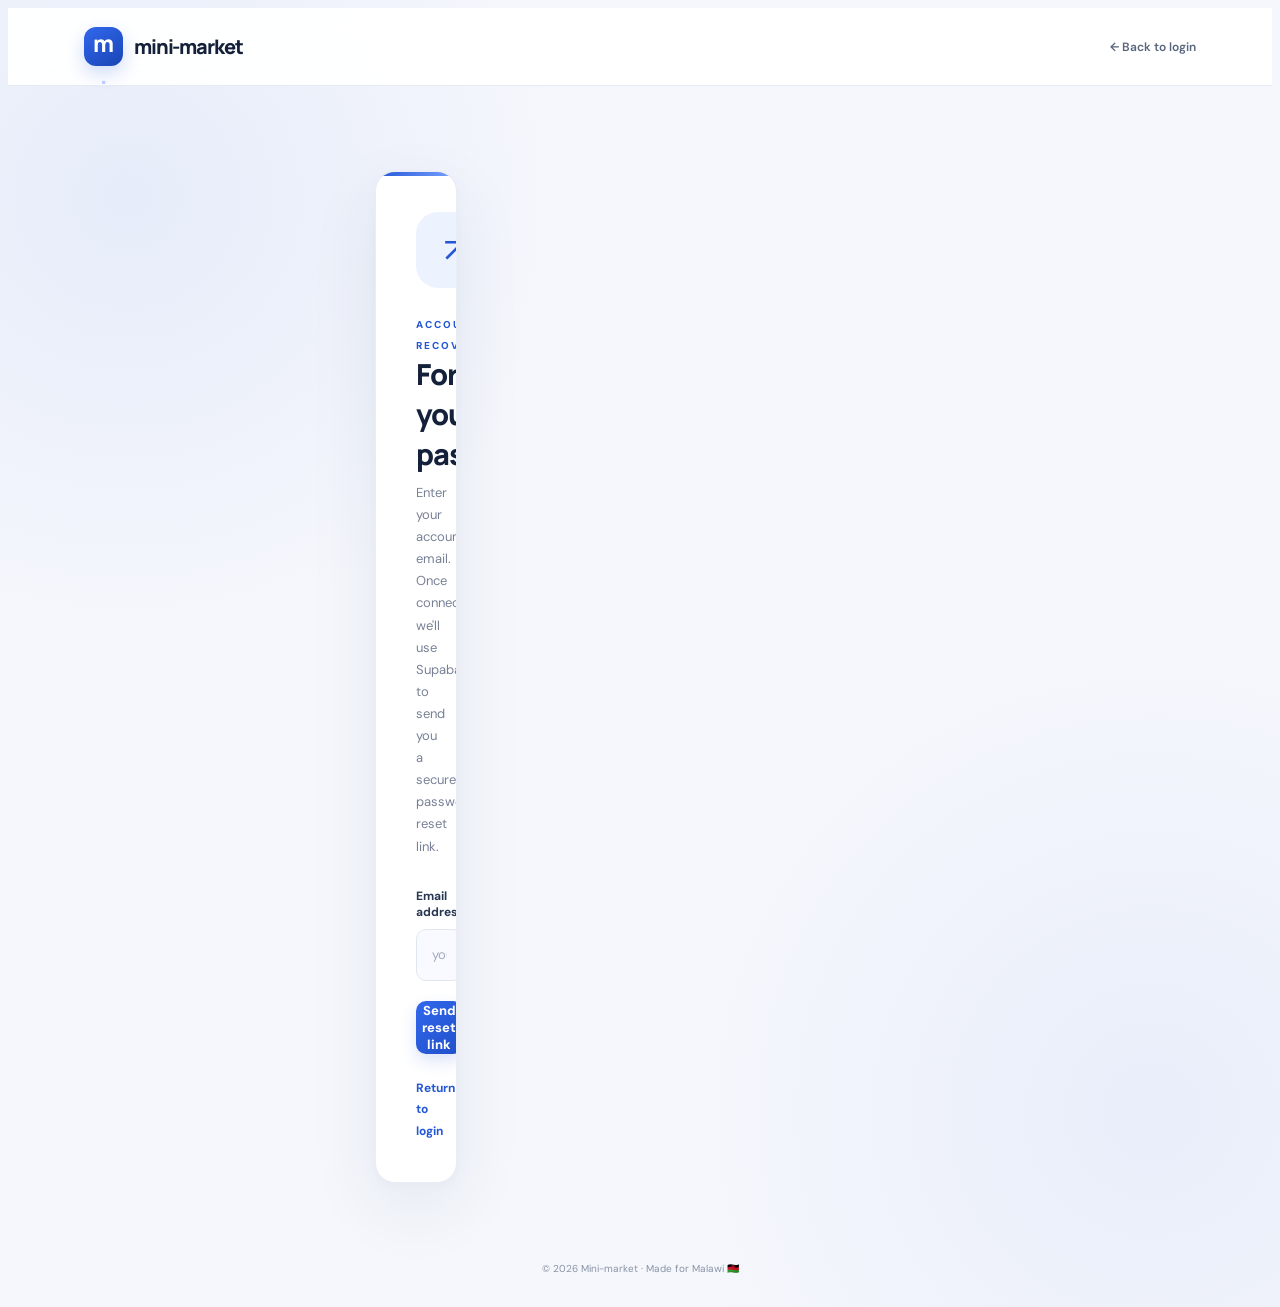
<file: frontend/forgot-password.html>
<!DOCTYPE html>
<html lang="en">
<head>
  <meta charset="UTF-8">
  <meta name="viewport" content="width=device-width, initial-scale=1">
  <title>Reset password | Mini-market</title>
  <link href="https://fonts.googleapis.com/css2?family=DM+Sans:wght@400;500;600;700;800&family=Manrope:wght@400;500;600;700;800&display=swap" rel="stylesheet">
  <link rel="stylesheet" href="css/auth.css">
</head>
<body class="auth-page">
  <header class="auth-topbar">
    <a href="index.html" class="auth-brand">
      <span class="auth-brand-symbol">m<span>.</span></span>
      mini-market
    </a>
    <a href="login.html" class="auth-back">← Back to login</a>
  </header>

  <main class="auth-layout auth-wide">
    <section class="auth-card">
      <div class="auth-verification-icon">↗</div>
      <span class="auth-eyebrow">ACCOUNT RECOVERY</span>
      <h2>Forgot your password?</h2>
      <p class="auth-card-subtitle">Enter your account email. Once connected, we'll use Supabase to send you a secure password reset link.</p>

      <form class="auth-form" data-auth-form="forgot">
        <div class="auth-field">
          <label for="email">Email address</label>
          <input id="email" name="email" type="email" placeholder="you@example.com" autocomplete="email" required>
        </div>
        <div class="auth-message" role="status" aria-live="polite"></div>
        <button class="auth-submit" type="submit">Send reset link</button>
      </form>

      <p class="auth-switch"><a href="login.html">Return to login</a></p>
    </section>
  </main>

  <footer class="auth-footer">© <span id="year"></span> Mini-market · Made for Malawi 🇲🇼</footer>
  <script src="js/auth.js"></script>
</body>
</html>
</file>
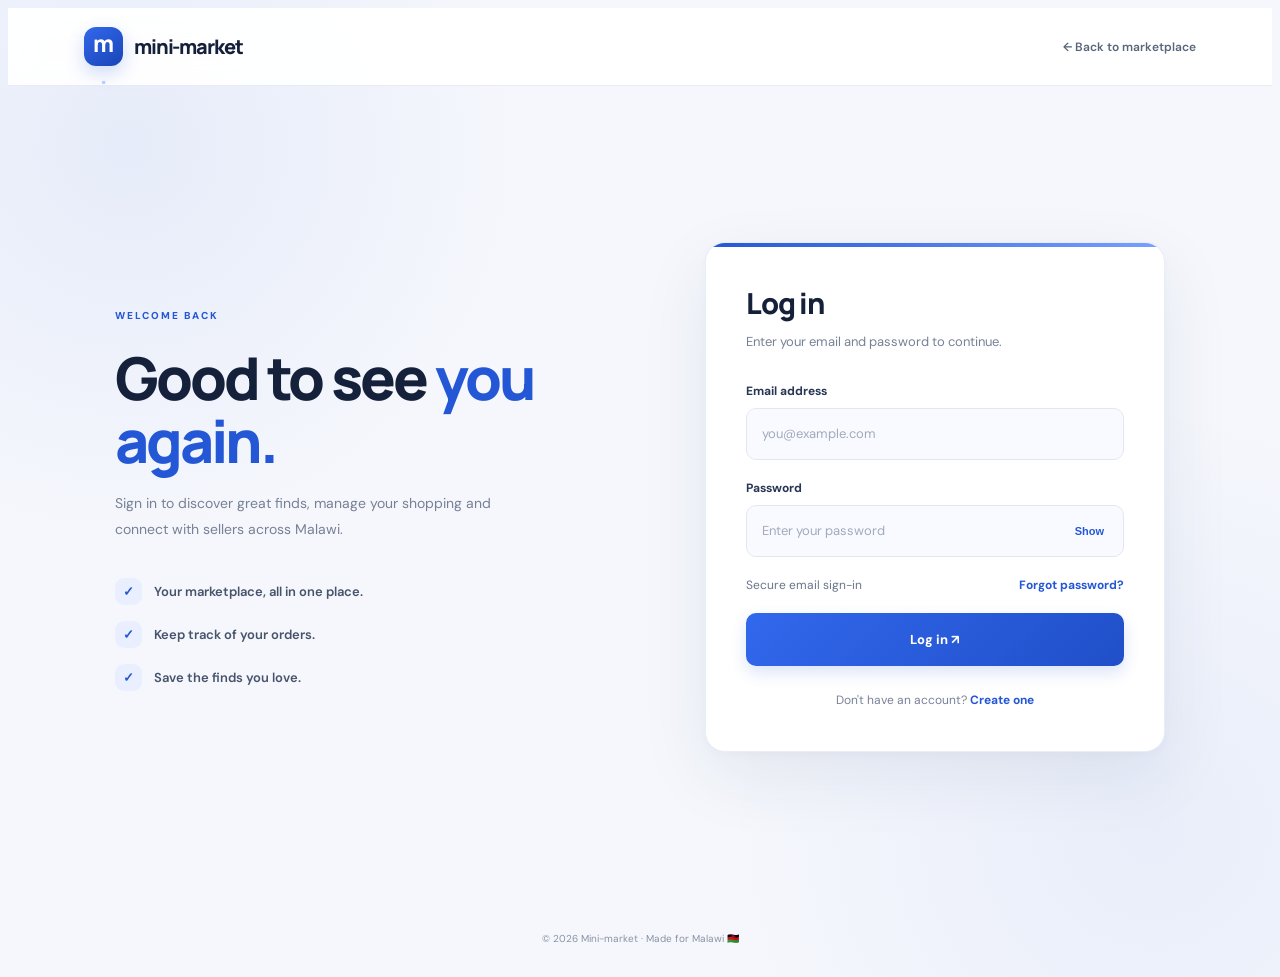
<file: frontend/login.html>
<!DOCTYPE html>
<html lang="en">
<head>
  <meta charset="UTF-8">
  <meta name="viewport" content="width=device-width, initial-scale=1">
  <meta name="description" content="Log in to your Mini-market account.">
  <meta name="theme-color" content="#f5f7fc">
  <title>Log in | Mini-market</title>
  <link href="https://fonts.googleapis.com/css2?family=DM+Sans:wght@400;500;600;700;800&family=Manrope:wght@400;500;600;700;800&display=swap" rel="stylesheet">
  <link rel="stylesheet" href="css/auth.css">
</head>
<body class="auth-page">
  <header class="auth-topbar">
    <a href="index.html" class="auth-brand">
      <span class="auth-brand-symbol">m<span>.</span></span>
      mini-market
    </a>
    <a href="index.html" class="auth-back">← Back to marketplace</a>
  </header>

  <main class="auth-layout">
    <section class="auth-intro">
      <span class="auth-eyebrow">WELCOME BACK</span>
      <h1>Good to see <span>you again.</span></h1>
      <p>Sign in to discover great finds, manage your shopping and connect with sellers across Malawi.</p>
      <div class="auth-points">
        <div class="auth-point"><span class="auth-check">✓</span> Your marketplace, all in one place.</div>
        <div class="auth-point"><span class="auth-check">✓</span> Keep track of your orders.</div>
        <div class="auth-point"><span class="auth-check">✓</span> Save the finds you love.</div>
      </div>
    </section>

    <section class="auth-card">
      <h2>Log in</h2>
      <p class="auth-card-subtitle">Enter your email and password to continue.</p>

      <form class="auth-form" data-auth-form="login">
        <div class="auth-field">
          <label for="email">Email address</label>
          <input id="email" name="email" type="email" placeholder="you@example.com" autocomplete="email" required>
        </div>

        <div class="auth-field">
          <label for="password">Password</label>
          <div class="auth-password-wrap">
            <input id="password" name="password" type="password" placeholder="Enter your password" autocomplete="current-password" required>
            <button type="button" class="auth-password-toggle" data-password-toggle="password">Show</button>
          </div>
        </div>

        <div class="auth-options">
          <span>Secure email sign-in</span>
          <a href="forgot-password.html">Forgot password?</a>
        </div>

        <div class="auth-message" role="status" aria-live="polite"></div>
        <button class="auth-submit" type="submit">Log in <span>↗</span></button>
      </form>

      <p class="auth-switch">Don't have an account? <a href="register.html">Create one</a></p>
    </section>
  </main>

  <footer class="auth-footer">© <span id="year"></span> Mini-market · Made for Malawi 🇲🇼</footer>
  <script src="js/auth.js"></script>
</body>
</html>
</file>
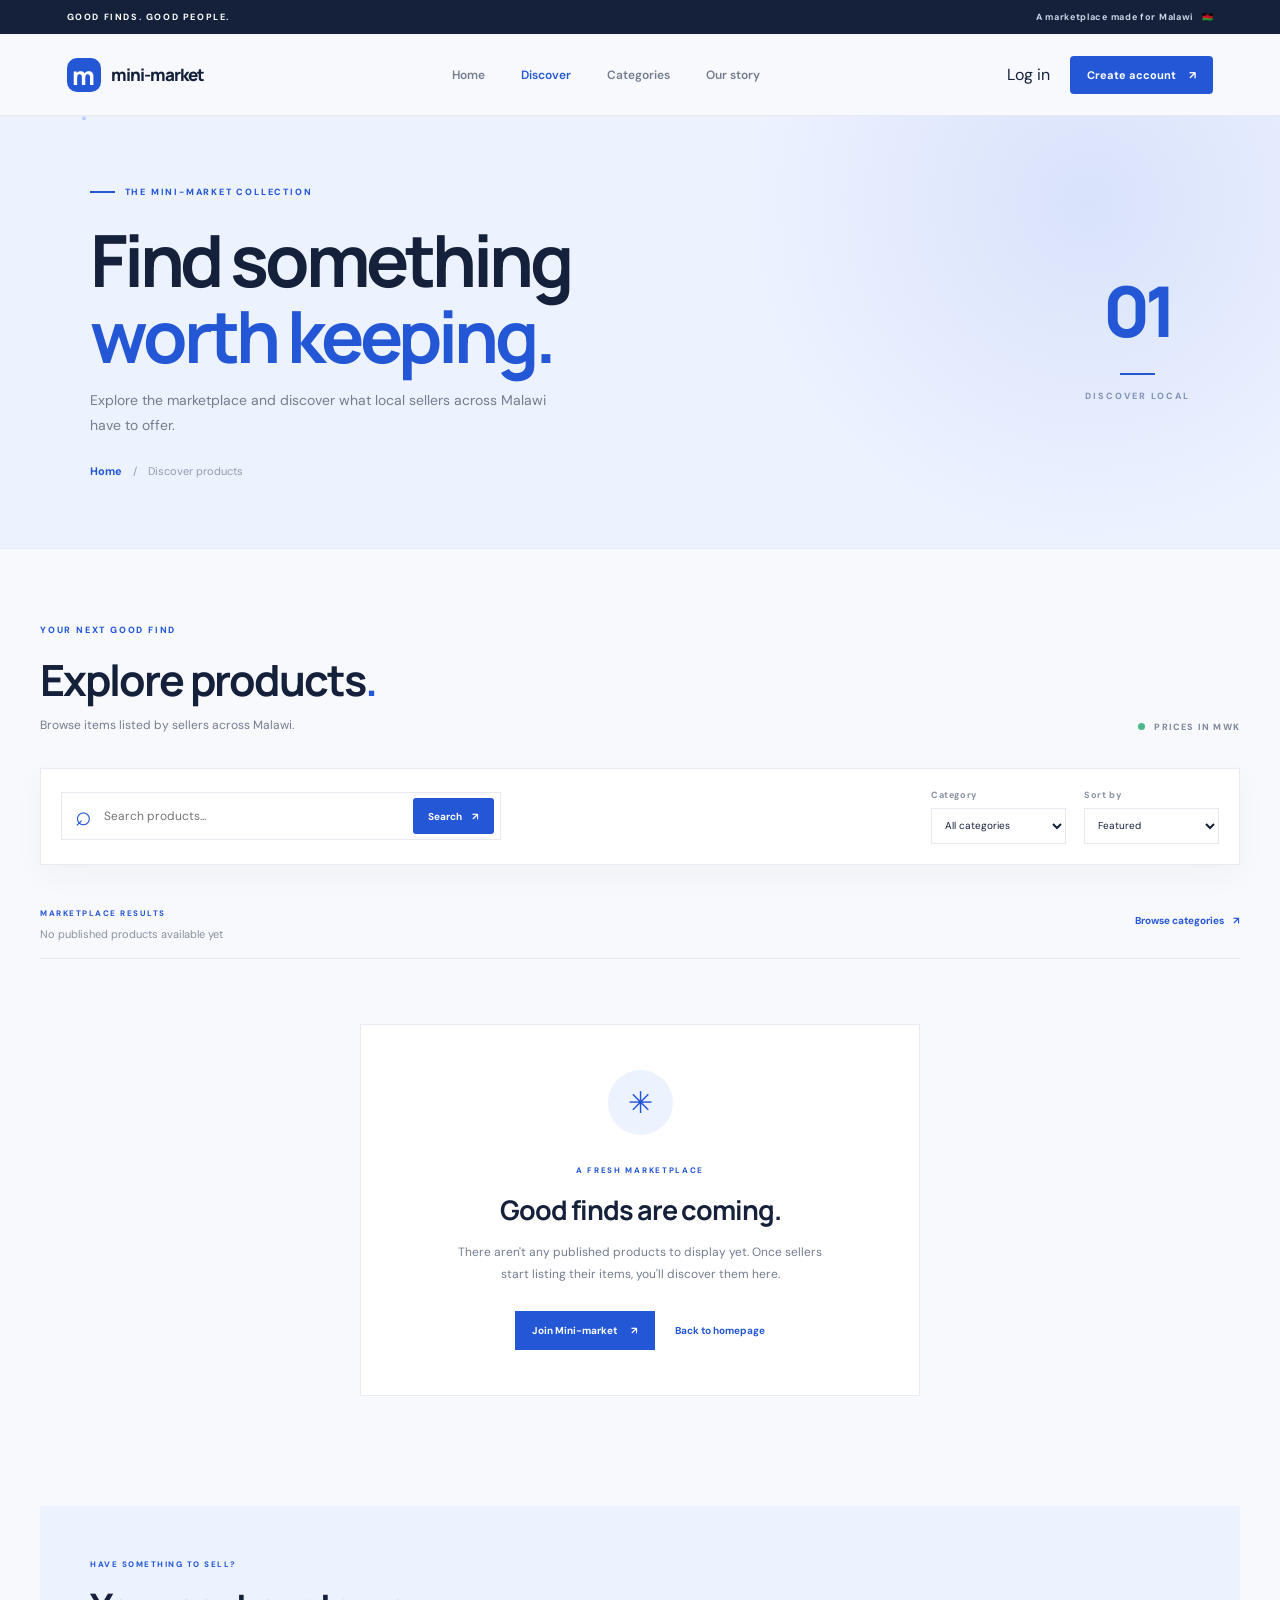
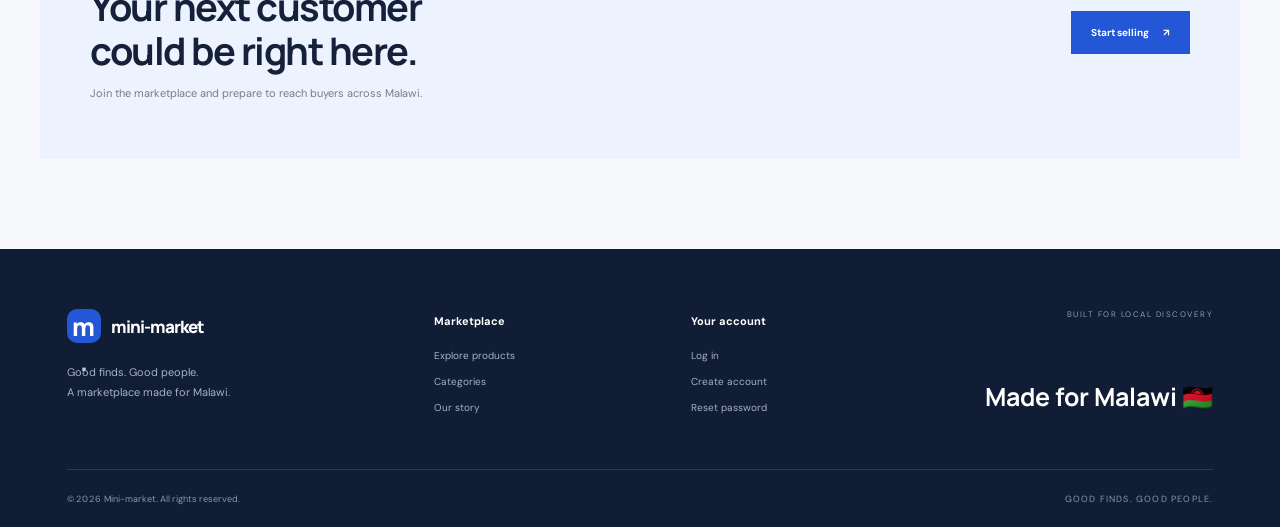
<file: frontend/products.html>
<!DOCTYPE html>
<html lang="en">
<head>
  <meta charset="UTF-8">
  <meta name="viewport" content="width=device-width, initial-scale=1.0">
  <meta name="theme-color" content="#f8f9fc">
  <meta name="description" content="Explore products and discover local sellers across Malawi on Mini-market.">
  <meta property="og:type" content="website">
  <meta property="og:site_name" content="Mini-market">
  <meta property="og:title" content="Explore products | Mini-market">
  <meta property="og:description" content="Discover great finds from local sellers across Malawi.">
  <title>Explore products | Mini-market</title>

  <link rel="preconnect" href="https://fonts.googleapis.com">
  <link rel="preconnect" href="https://fonts.gstatic.com" crossorigin>
  <link href="https://fonts.googleapis.com/css2?family=DM+Sans:wght@400;500;600;700;800&family=Manrope:wght@400;500;600;700;800&display=swap" rel="stylesheet">

  <link rel="stylesheet" href="css/style.css">
  <link rel="stylesheet" href="css/products.css">
</head>

<body>

  <div class="topline">
    <span>GOOD FINDS. GOOD PEOPLE.</span>
    <span class="topline-right">A marketplace made for Malawi <span class="flag">🇲🇼</span></span>
  </div>

  <header class="site-header">
    <a href="index.html" class="wordmark" aria-label="Mini-market home">
      <span class="brand-symbol">m<span>.</span></span>
      <span class="brand-name">mini-market</span>
    </a>

    <nav class="desktop-nav" aria-label="Main navigation">
      <a class="nav-link" href="index.html">Home</a>
      <a class="nav-link active" href="products.html">Discover</a>
      <a class="nav-link" href="categories.html">Categories</a>
      <a class="nav-link" href="index.html#about">Our story</a>
    </nav>

    <div class="header-actions">
      <a href="login.html" class="account-link">Log in</a>
      <a href="register.html" class="sell-button">Create account <span>↗</span></a>
      <button class="menu-toggle" id="menuToggle" aria-label="Open menu" aria-expanded="false">☰</button>
    </div>
  </header>

  <nav class="mobile-nav" id="mobileNav" aria-label="Mobile navigation">
    <a href="index.html">Home</a>
    <a href="products.html">Discover</a>
    <a href="categories.html">Categories</a>
    <a href="index.html#about">Our story</a>
    <a href="login.html">Log in</a>
    <a href="register.html">Create an account</a>
  </nav>

  <main class="products-page">

    <section class="products-hero">
      <div class="products-hero-inner">
        <div class="eyebrow">
          <span class="eyebrow-line"></span>
          THE MINI-MARKET COLLECTION
        </div>

        <h1>Find something<br><span>worth keeping.</span></h1>

        <p>
          Explore the marketplace and discover what local sellers
          across Malawi have to offer.
        </p>

        <div class="products-breadcrumb">
          <a href="index.html">Home</a>
          <span>/</span>
          <span>Discover products</span>
        </div>
      </div>

      <div class="products-hero-side">
        <span class="hero-side-number">01</span>
        <span class="hero-side-line"></span>
        <span>DISCOVER LOCAL</span>
      </div>
    </section>

    <section class="products-content section-wrap">

      <div class="products-heading">
        <div>
          <div class="eyebrow">YOUR NEXT GOOD FIND</div>
          <h2>Explore products<span>.</span></h2>
          <p>Browse items listed by sellers across Malawi.</p>
        </div>

        <div class="products-currency">
          <span class="currency-dot"></span>
          PRICES IN MWK
        </div>
      </div>

      <div class="marketplace-toolbar">

        <form class="products-search" id="productsSearchForm">
          <span class="search-icon">⌕</span>
          <input
            type="search"
            id="productsSearch"
            name="q"
            placeholder="Search products..."
            aria-label="Search products"
          >
          <button type="submit">Search <span>↗</span></button>
        </form>

        <div class="products-controls">
          <div class="filter-control">
            <label for="categoryFilter">Category</label>
            <select id="categoryFilter">
              <option value="">All categories</option>
            </select>
          </div>

          <div class="filter-control">
            <label for="sortProducts">Sort by</label>
            <select id="sortProducts">
              <option value="featured">Featured</option>
              <option value="newest">Newest first</option>
              <option value="low">Price: low to high</option>
              <option value="high">Price: high to low</option>
            </select>
          </div>
        </div>
      </div>

      <div class="marketplace-results">
        <div>
          <span class="results-label">MARKETPLACE RESULTS</span>
          <p id="productsResultCount">Waiting for marketplace listings</p>
        </div>

        <a href="categories.html" class="browse-categories">
          Browse categories <span>↗</span>
        </a>
      </div>

      <div class="products-empty-state" id="productsEmptyState">
        <div class="empty-icon">✳</div>
        <span class="empty-eyebrow">A FRESH MARKETPLACE</span>
        <h3>Good finds are coming.</h3>
        <p>
          There aren't any published products to display yet.
          Once sellers start listing their items, you'll discover
          them here.
        </p>

        <div class="empty-actions">
          <a href="register.html" class="empty-primary">Join Mini-market <span>↗</span></a>
          <a href="index.html" class="empty-secondary">Back to homepage</a>
        </div>
      </div>

      <div class="products-grid" id="productsGrid" hidden></div>

    </section>

    <section class="products-seller section-wrap">
      <div>
        <span>HAVE SOMETHING TO SELL?</span>
        <h2>Your next customer<br>could be right here.</h2>
        <p>Join the marketplace and prepare to reach buyers across Malawi.</p>
      </div>

      <a href="register.html?mode=seller">
        Start selling <span>↗</span>
      </a>
    </section>

  </main>

  <footer class="site-footer">
    <div class="footer-main">

      <div class="footer-brand">
        <a href="index.html" class="wordmark footer-wordmark">
          <span class="brand-symbol">m<span>.</span></span>
          <span class="brand-name">mini-market</span>
        </a>
        <p>
          Good finds. Good people.<br>
          A marketplace made for Malawi.
        </p>
      </div>

      <div class="footer-column">
        <h3>Marketplace</h3>
        <a href="products.html">Explore products</a>
        <a href="categories.html">Categories</a>
        <a href="index.html#about">Our story</a>
      </div>

      <div class="footer-column">
        <h3>Your account</h3>
        <a href="login.html">Log in</a>
        <a href="register.html">Create account</a>
        <a href="forgot-password.html">Reset password</a>
      </div>

      <div class="footer-note">
        <span>BUILT FOR LOCAL DISCOVERY</span>
        <strong>Made for Malawi 🇲🇼</strong>
      </div>

    </div>

    <div class="footer-bottom">
      <span>© <span id="productsYear"></span> Mini-market. All rights reserved.</span>
      <span>GOOD FINDS. GOOD PEOPLE.</span>
    </div>
  </footer>

  <div class="toast" id="productsToast" role="status" aria-live="polite"></div>

  <script src="js/products.js"></script>
</body>
</html>
</file>
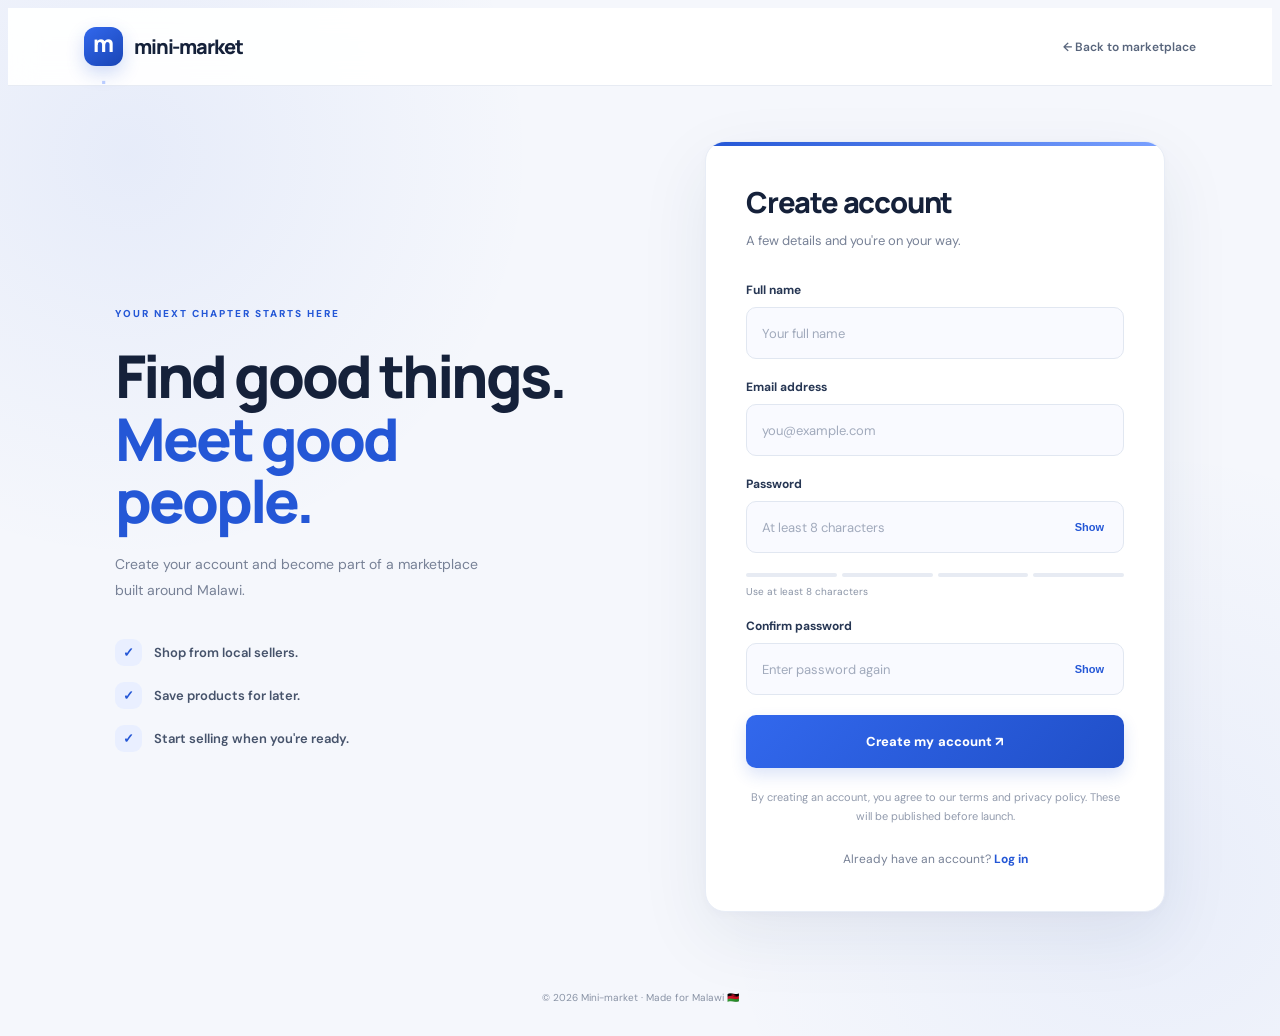
<file: frontend/register.html>
<!DOCTYPE html>
<html lang="en">
<head>
  <meta charset="UTF-8">
  <meta name="viewport" content="width=device-width, initial-scale=1">
  <meta name="description" content="Create your Mini-market account.">
  <meta name="theme-color" content="#f5f7fc">
  <title>Create account | Mini-market</title>
  <link href="https://fonts.googleapis.com/css2?family=DM+Sans:wght@400;500;600;700;800&family=Manrope:wght@400;500;600;700;800&display=swap" rel="stylesheet">
  <link rel="stylesheet" href="css/auth.css">
</head>
<body class="auth-page">
  <header class="auth-topbar">
    <a href="index.html" class="auth-brand">
      <span class="auth-brand-symbol">m<span>.</span></span>
      mini-market
    </a>
    <a href="index.html" class="auth-back">← Back to marketplace</a>
  </header>

  <main class="auth-layout">
    <section class="auth-intro">
      <span class="auth-eyebrow">YOUR NEXT CHAPTER STARTS HERE</span>
      <h1>Find good things. <span>Meet good people.</span></h1>
      <p>Create your account and become part of a marketplace built around Malawi.</p>
      <div class="auth-points">
        <div class="auth-point"><span class="auth-check">✓</span> Shop from local sellers.</div>
        <div class="auth-point"><span class="auth-check">✓</span> Save products for later.</div>
        <div class="auth-point"><span class="auth-check">✓</span> Start selling when you're ready.</div>
      </div>
    </section>

    <section class="auth-card">
      <h2>Create account</h2>
      <p class="auth-card-subtitle">A few details and you're on your way.</p>

      <form class="auth-form" data-auth-form="register">
        <div class="auth-field">
          <label for="fullName">Full name</label>
          <input id="fullName" name="fullName" type="text" placeholder="Your full name" autocomplete="name" minlength="2" maxlength="80" required>
        </div>

        <div class="auth-field">
          <label for="email">Email address</label>
          <input id="email" name="email" type="email" placeholder="you@example.com" autocomplete="email" required>
        </div>

        <div class="auth-field">
          <label for="password">Password</label>
          <div class="auth-password-wrap">
            <input id="password" name="password" type="password" placeholder="At least 8 characters" autocomplete="new-password" minlength="8" required>
            <button type="button" class="auth-password-toggle" data-password-toggle="password">Show</button>
          </div>
        </div>

        <div class="auth-field">
          <label for="confirmPassword">Confirm password</label>
          <div class="auth-password-wrap">
            <input id="confirmPassword" name="confirmPassword" type="password" placeholder="Enter password again" autocomplete="new-password" minlength="8" required>
            <button type="button" class="auth-password-toggle" data-password-toggle="confirmPassword">Show</button>
          </div>
        </div>

        <div class="auth-message" role="status" aria-live="polite"></div>
        <button class="auth-submit" type="submit">Create my account ↗</button>
      </form>

      <p class="auth-terms">By creating an account, you agree to our terms and privacy policy. These will be published before launch.</p>
      <p class="auth-switch">Already have an account? <a href="login.html">Log in</a></p>
    </section>
  </main>

  <footer class="auth-footer">© <span id="year"></span> Mini-market · Made for Malawi 🇲🇼</footer>
  <script src="js/auth.js"></script>
</body>
</html>
</file>
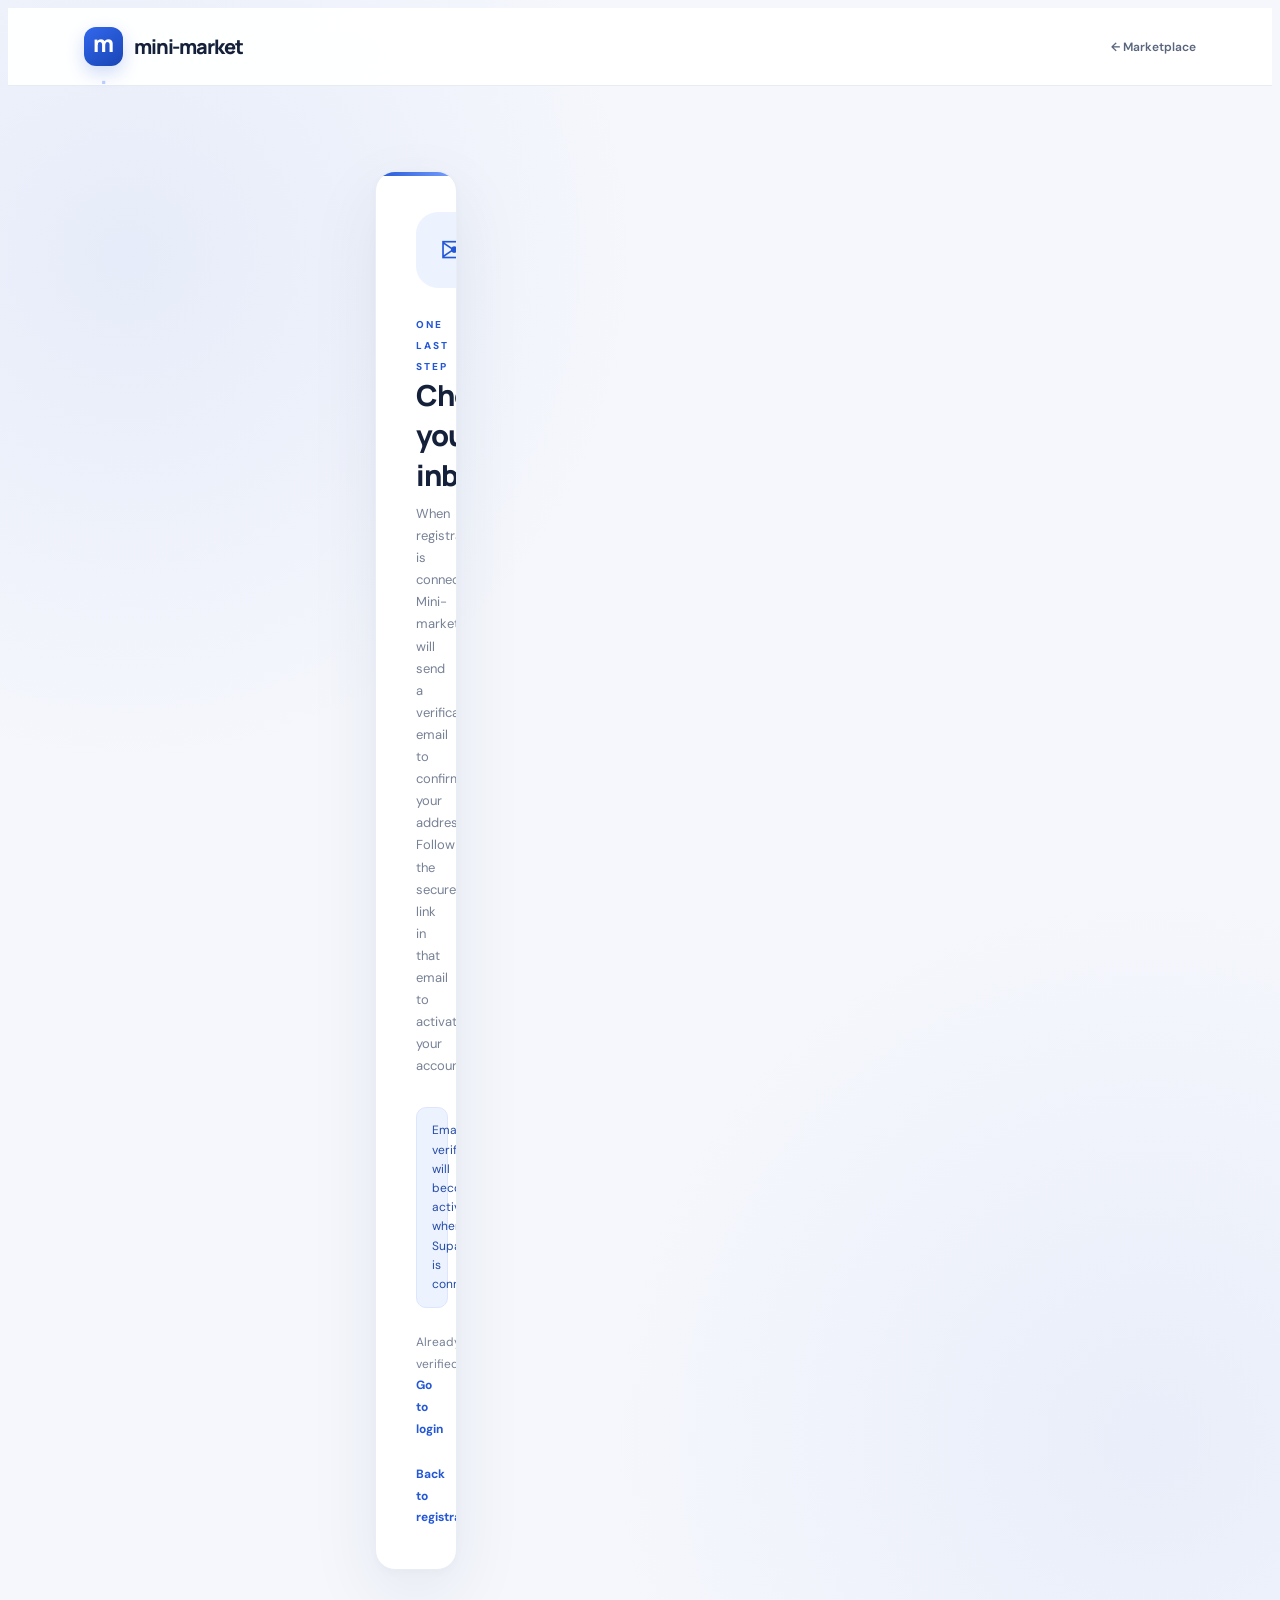
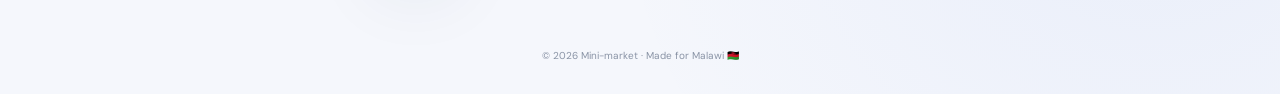
<file: frontend/verify-email.html>
<!DOCTYPE html>
<html lang="en">
<head>
  <meta charset="UTF-8">
  <meta name="viewport" content="width=device-width, initial-scale=1">
  <title>Verify email | Mini-market</title>
  <link href="https://fonts.googleapis.com/css2?family=DM+Sans:wght@400;500;600;700;800&family=Manrope:wght@400;500;600;700;800&display=swap" rel="stylesheet">
  <link rel="stylesheet" href="css/auth.css">
</head>
<body class="auth-page">
  <header class="auth-topbar">
    <a href="index.html" class="auth-brand">
      <span class="auth-brand-symbol">m<span>.</span></span>
      mini-market
    </a>
    <a href="index.html" class="auth-back">← Marketplace</a>
  </header>

  <main class="auth-layout auth-wide">
    <section class="auth-card">
      <div class="auth-verification-icon">✉</div>
      <span class="auth-eyebrow">ONE LAST STEP</span>
      <h2>Check your inbox.</h2>
      <p class="auth-card-subtitle">When registration is connected, Mini-market will send a verification email to confirm your address. Follow the secure link in that email to activate your account.</p>

      <div class="auth-message info show">
        Email verification will become active when Supabase is connected.
      </div>

      <p class="auth-switch">Already verified? <a href="login.html">Go to login</a></p>
      <p class="auth-switch"><a href="register.html">Back to registration</a></p>
    </section>
  </main>

  <footer class="auth-footer">© <span id="year"></span> Mini-market · Made for Malawi 🇲🇼</footer>
  <script src="js/auth.js"></script>
</body>
</html>
</file>
<file: frontend/css/auth.css>
:root {
  --auth-blue: #2457d6;
  --auth-dark: #15213a;
  --auth-muted: #778196;
  --auth-border: #e7ebf3;
}

.auth-page {
  min-height: 100vh;
  background:
    radial-gradient(ellipse at 85% 10%, rgba(36,87,214,.09), transparent 35%),
    #f5f7fc;
  color: var(--auth-dark);
  font-family: "DM Sans", sans-serif;
}

.auth-topbar {
  height: 78px;
  display: flex;
  align-items: center;
  justify-content: space-between;
  padding: 0 max(6%, calc((100% - 1250px)/2));
  background: rgba(255,255,255,.88);
  border-bottom: 1px solid var(--auth-border);
}

.auth-brand {
  display: flex;
  align-items: center;
  gap: 11px;
  color: var(--auth-dark);
  text-decoration: none;
  font-size: 19px;
  font-weight: 800;
  letter-spacing: -1px;
}

.auth-brand-symbol {
  display: grid;
  place-items: center;
  width: 39px;
  height: 39px;
  background: var(--auth-blue);
  border-radius: 11px;
  color: white;
  font-size: 23px;
  box-shadow: 0 5px 15px rgba(36,87,214,.2);
}

.auth-brand-symbol span {
  color: #b9ccff;
}

.auth-back {
  color: #58657c;
  font-size: 12px;
  font-weight: 600;
  text-decoration: none;
}

.auth-back:hover {
  color: var(--auth-blue);
}

.auth-layout {
  width: min(1050px, calc(100% - 40px));
  min-height: calc(100vh - 78px);
  margin: auto;
  padding: 55px 0;
  display: grid;
  grid-template-columns: 1fr 1fr;
  align-items: center;
  gap: 75px;
}

.auth-intro {
  padding: 20px 0;
}

.auth-eyebrow {
  color: var(--auth-blue);
  font-size: 10px;
  font-weight: 800;
  letter-spacing: 2px;
  text-transform: uppercase;
}

.auth-intro h1 {
  max-width: 470px;
  margin: 23px 0 19px;
  font-family: "Manrope", sans-serif;
  font-size: clamp(38px, 5vw, 59px);
  line-height: 1.08;
  letter-spacing: -3px;
}

.auth-intro h1 span {
  color: var(--auth-blue);
}

.auth-intro p {
  max-width: 390px;
  color: var(--auth-muted);
  font-size: 14px;
  line-height: 1.9;
}

.auth-points {
  margin-top: 35px;
  display: grid;
  gap: 16px;
}

.auth-point {
  display: flex;
  align-items: center;
  gap: 12px;
  color: #46536b;
  font-size: 12px;
  font-weight: 600;
}

.auth-check {
  width: 25px;
  height: 25px;
  display: grid;
  place-items: center;
  border-radius: 8px;
  background: #e9efff;
  color: var(--auth-blue);
}

.auth-card {
  padding: 39px;
  border: 1px solid rgba(226,231,241,.9);
  border-radius: 16px;
  background: rgba(255,255,255,.96);
  box-shadow: 0 20px 65px rgba(24,45,88,.08);
}

.auth-card h2 {
  margin: 0 0 8px;
  font-family: "Manrope", sans-serif;
  font-size: 27px;
  letter-spacing: -1px;
}

.auth-card-subtitle {
  margin: 0 0 29px;
  color: var(--auth-muted);
  font-size: 12px;
  line-height: 1.7;
}

.auth-form {
  display: grid;
  gap: 18px;
}

.auth-field {
  display: grid;
  gap: 8px;
}

.auth-field label {
  color: #34415b;
  font-size: 11px;
  font-weight: 700;
}

.auth-field input {
  width: 100%;
  height: 49px;
  padding: 0 14px;
  border: 1px solid var(--auth-border);
  border-radius: 8px;
  outline: none;
  background: #fbfcff;
  color: var(--auth-dark);
  font: inherit;
  font-size: 12px;
  transition: .2s;
}

.auth-field input:focus {
  border-color: var(--auth-blue);
  background: white;
  box-shadow: 0 0 0 3px rgba(36,87,214,.09);
}

.auth-password-wrap {
  position: relative;
}

.auth-password-wrap input {
  padding-right: 68px;
}

.auth-password-toggle {
  position: absolute;
  top: 50%;
  right: 12px;
  transform: translateY(-50%);
  border: 0;
  background: transparent;
  color: var(--auth-blue);
  font-size: 10px;
  font-weight: 700;
  cursor: pointer;
}

.auth-options {
  display: flex;
  justify-content: space-between;
  align-items: center;
  gap: 10px;
  font-size: 11px;
}

.auth-options a,
.auth-switch a {
  color: var(--auth-blue);
  font-weight: 700;
  text-decoration: none;
}

.auth-submit {
  width: 100%;
  height: 51px;
  border: 0;
  border-radius: 8px;
  background: var(--auth-blue);
  color: white;
  font-size: 12px;
  font-weight: 800;
  cursor: pointer;
  transition: .2s;
}

.auth-submit:hover {
  background: #1744b8;
  transform: translateY(-1px);
}

.auth-submit:disabled {
  opacity: .65;
  cursor: not-allowed;
  transform: none;
}

.auth-message {
  display: none;
  padding: 12px 14px;
  border-radius: 8px;
  font-size: 11px;
  line-height: 1.6;
}

.auth-message.show {
  display: block;
}

.auth-message.info {
  background: #edf2ff;
  color: #234aa5;
}

.auth-message.error {
  background: #fff0f0;
  color: #b42318;
}

.auth-message.success {
  background: #eaf8ef;
  color: #18733c;
}

.auth-switch {
  margin: 24px 0 0;
  text-align: center;
  color: var(--auth-muted);
  font-size: 11px;
  line-height: 1.8;
}

.auth-terms {
  margin-top: 20px;
  color: #929bad;
  font-size: 10px;
  line-height: 1.7;
  text-align: center;
}

.auth-terms a {
  color: var(--auth-blue);
  text-decoration: none;
}

.auth-footer {
  padding: 20px;
  color: #8993a5;
  text-align: center;
  font-size: 10px;
}

.auth-verification-icon {
  width: 76px;
  height: 76px;
  display: grid;
  place-items: center;
  margin-bottom: 24px;
  border-radius: 22px;
  background: #edf2ff;
  color: var(--auth-blue);
  font-size: 34px;
}

.auth-wide {
  grid-template-columns: 1fr;
  max-width: 530px;
  min-height: auto;
  margin: auto;
  padding-top: 85px;
}

.auth-wide .auth-card {
  width: 100%;
}

@media(max-width: 760px) {
  .auth-layout {
    grid-template-columns: 1fr;
    gap: 28px;
    padding: 35px 0;
  }

  .auth-intro {
    padding: 5px 0;
  }

  .auth-intro h1 {
    font-size: 41px;
  }

  .auth-intro p {
    font-size: 12px;
  }

  .auth-points {
    display: none;
  }

  .auth-card {
    padding: 28px 22px;
  }

  .auth-topbar {
    height: 68px;
    padding-inline: 17px;
  }

  .auth-layout {
    min-height: calc(100vh - 68px);
  }
}

@media(max-width: 370px) {
  .auth-card {
    padding: 24px 17px;
  }

  .auth-intro h1 {
    font-size: 35px;
  }
}

/* RESPONSIVE OVERFLOW FIX */
.auth-page,
.auth-page *,
.auth-page *::before,
.auth-page *::after {
  box-sizing: border-box;
}

.auth-layout {
  min-width: 0;
}

.auth-card {
  width: 100%;
  min-width: 0;
}

.auth-form,
.auth-field,
.auth-password-wrap {
  width: 100%;
  min-width: 0;
}

.auth-field input {
  display: block;
  width: 100%;
  max-width: 100%;
  min-width: 0;
}

.auth-submit {
  width: 100%;
  max-width: 100%;
}

@media (max-width: 600px) {
  .auth-topbar {
    height: 66px;
    padding: 0 18px;
  }

  .auth-layout {
    width: calc(100% - 32px);
    min-height: auto;
    padding: 30px 0;
    grid-template-columns: minmax(0, 1fr);
    gap: 20px;
  }

  .auth-intro {
    padding: 5px 0;
  }

  .auth-intro h1 {
    font-size: clamp(32px, 9vw, 43px);
    letter-spacing: -1.8px;
  }

  .auth-card {
    padding: 24px 18px;
    border-radius: 14px;
  }

  .auth-card h2 {
    font-size: 24px;
  }
}

/* ==========================================
   MINI-MARKET — PROFESSIONAL AUTH UPGRADE
========================================== */

.auth-page {
  background:
    radial-gradient(circle at 10% 15%, rgba(36,87,214,.07), transparent 28%),
    radial-gradient(circle at 90% 85%, rgba(36,87,214,.06), transparent 30%),
    #f5f7fc;
}

.auth-topbar {
  position: relative;
  z-index: 2;
  background: rgba(255,255,255,.94);
  backdrop-filter: blur(14px);
}

.auth-brand {
  font-family: "Manrope", sans-serif;
  font-size: 20px;
  letter-spacing: -1.1px;
}

.auth-brand-symbol {
  border-radius: 12px;
  background: linear-gradient(145deg, #3268ed, #1945b5);
  box-shadow: 0 7px 18px rgba(36,87,214,.22);
}

.auth-back {
  transition: color .2s ease;
}

.auth-layout {
  grid-template-columns: minmax(0, 1fr) minmax(0, 460px);
  gap: clamp(35px, 7vw, 85px);
}

.auth-intro h1 {
  font-weight: 800;
  line-height: 1.06;
}

.auth-intro p {
  line-height: 1.85;
}

.auth-point {
  font-size: 13px;
}

.auth-check {
  flex: 0 0 27px;
  height: 27px;
  border-radius: 9px;
}

.auth-card {
  position: relative;
  overflow: hidden;
  padding: 40px;
  border: 1px solid #e8edf6;
  border-radius: 20px;
  background: #fff;
  box-shadow:
    0 24px 70px rgba(26,48,91,.08),
    0 3px 10px rgba(26,48,91,.025);
}

.auth-card::before {
  content: "";
  position: absolute;
  top: 0;
  left: 0;
  width: 100%;
  height: 4px;
  background: linear-gradient(90deg, #2457d6, #79a0ff);
}

.auth-card h2 {
  font-size: 29px;
  font-weight: 800;
  letter-spacing: -1.2px;
}

.auth-card-subtitle {
  font-size: 13px;
  margin-bottom: 30px;
}

.auth-form {
  gap: 20px;
}

.auth-field {
  gap: 9px;
}

.auth-field label {
  font-size: 12px;
  font-weight: 700;
  color: #263653;
}

.auth-field input {
  height: 52px;
  padding: 0 15px;
  border: 1px solid #e1e7f1;
  border-radius: 10px;
  background: #f9faff;
  font-size: 13px;
  transition: border-color .2s, box-shadow .2s, background .2s;
}

.auth-field input::placeholder {
  color: #a1aabc;
}

.auth-field input:focus {
  border-color: #4775e5;
  background: #fff;
  box-shadow: 0 0 0 4px rgba(36,87,214,.09);
}

.auth-password-toggle {
  font-size: 11px;
  padding: 8px;
}

.auth-options {
  color: #68758b;
  font-size: 12px;
}

.auth-options a,
.auth-switch a,
.auth-terms a {
  transition: color .2s ease;
}

.auth-submit {
  height: 53px;
  border-radius: 10px;
  background: linear-gradient(135deg, #3268ed, #204fc8);
  box-shadow: 0 7px 16px rgba(36,87,214,.16);
  font-family: "DM Sans", sans-serif;
  font-size: 13px;
  letter-spacing: .1px;
}

.auth-submit:hover {
  background: linear-gradient(135deg, #2457d6, #173fae);
  box-shadow: 0 10px 20px rgba(36,87,214,.2);
}

.auth-message {
  padding: 13px 15px;
  border: 1px solid transparent;
  border-radius: 10px;
  font-size: 12px;
}

.auth-message.info {
  border-color: #dce7ff;
}

.auth-message.error {
  border-color: #ffdada;
}

.auth-message.success {
  border-color: #ccebd7;
}

.auth-switch {
  font-size: 12px;
}

.auth-terms {
  font-size: 11px;
}

.auth-footer {
  padding: 24px 15px;
}

/* Password strength indicator */
.password-strength {
  display: grid;
  gap: 8px;
  margin-top: 11px;
}

.password-strength-bars {
  display: grid;
  grid-template-columns: repeat(4, 1fr);
  gap: 5px;
}

.password-strength-bars span {
  height: 4px;
  border-radius: 10px;
  background: #e7ebf3;
  transition: background .2s ease;
}

.password-strength-label {
  color: #8993a5;
  font-size: 10px;
}

.password-strength[data-level="1"] .password-strength-bars span:nth-child(1) {
  background: #e35b5b;
}

.password-strength[data-level="2"] .password-strength-bars span:nth-child(-n+2) {
  background: #e5a13c;
}

.password-strength[data-level="3"] .password-strength-bars span:nth-child(-n+3) {
  background: #4d91df;
}

.password-strength[data-level="4"] .password-strength-bars span {
  background: #299b62;
}

.auth-field input:invalid:not(:placeholder-shown) {
  border-color: #e6a1a1;
}

.auth-submit:focus-visible,
.auth-password-toggle:focus-visible,
.auth-back:focus-visible,
.auth-brand:focus-visible {
  outline: 3px solid rgba(36,87,214,.3);
  outline-offset: 3px;
}

@media (max-width: 760px) {
  .auth-layout {
    grid-template-columns: minmax(0, 1fr);
    gap: 22px;
  }

  .auth-intro h1 {
    font-size: clamp(35px, 9vw, 43px);
  }

  .auth-card {
    padding: 30px 23px;
    border-radius: 17px;
  }
}

@media (max-width: 370px) {
  .auth-card {
    padding: 25px 17px;
  }

  .auth-options {
    flex-wrap: wrap;
  }
}

@media (prefers-reduced-motion: reduce) {
  .auth-page *,
  .auth-page *::before,
  .auth-page *::after {
    scroll-behavior: auto !important;
    transition-duration: .01ms !important;
    animation-duration: .01ms !important;
  }
}
</file>
<file: frontend/css/style.css>
:root {
  --blue: #2457d6;
  --blue-dark: #1946b8;
  --ink: #15213a;
  --muted: #737d8e;
  --paper: #f8f9fc;
  --white: #ffffff;
  --line: #e8ebf1;
  --soft-blue: #edf2ff;
  --font: "DM Sans", sans-serif;
  --display: "Manrope", sans-serif;
}

* { box-sizing: border-box; }
html { scroll-behavior: smooth; }
body {
  margin: 0;
  color: var(--ink);
  background: var(--paper);
  font-family: var(--font);
  -webkit-font-smoothing: antialiased;
}
a { color: inherit; text-decoration: none; }
button, input, select { font: inherit; }
button { cursor: pointer; }
img { display: block; max-width: 100%; }
.section-wrap { width: min(1200px, calc(100% - 64px)); margin-inline: auto; }

.topline {
  height: 34px;
  padding: 0 5.2%;
  display: flex;
  justify-content: space-between;
  align-items: center;
  background: var(--ink);
  color: #fff;
  font-size: 9px;
  font-weight: 700;
  letter-spacing: 1.6px;
}
.topline-right { color: #cbd4e6; letter-spacing: .7px; }
.flag { margin-left: 5px; }

.site-header {
  height: 82px;
  padding: 0 5.2%;
  display: flex;
  align-items: center;
  justify-content: space-between;
  background: rgba(248,249,252,.96);
  border-bottom: 1px solid var(--line);
  position: sticky;
  top: 0;
  z-index: 20;
  backdrop-filter: blur(16px);
}
.wordmark { display: inline-flex; align-items: center; gap: 10px; }
.brand-symbol {
  width: 34px;
  height: 34px;
  border-radius: 10px;
  display: grid;
  place-items: center;
  background: var(--blue);
  color: white;
  font-family: var(--display);
  font-size: 25px;
  font-weight: 800;
  letter-spacing: -3px;
  padding-right: 3px;
}
.brand-symbol span { color: #b9ccff; }
.brand-name {
  font-family: var(--display);
  font-size: 17px;
  font-weight: 800;
  letter-spacing: -1px;
}
.desktop-nav { display: flex; gap: 36px; align-items: center; }
.nav-link {
  color: #737d8e;
  font-size: 12px;
  font-weight: 600;
  transition: color .2s;
}
.nav-link:hover, .nav-link.active { color: var(--blue); }
.header-actions { display: flex; align-items: center; gap: 20px; }
.icon-button {
  border: 0;
  background: transparent;
  color: var(--ink);
  display: flex;
  align-items: center;
  gap: 7px;
  font-size: 12px;
  font-weight: 700;
}
.bag-icon { font-size: 22px; }
.cart-count {
  min-width: 19px;
  height: 19px;
  padding: 0 5px;
  border-radius: 20px;
  display: grid;
  place-items: center;
  color: white;
  background: var(--blue);
  font-size: 10px;
}
.sell-button {
  background: var(--blue);
  color: white;
  padding: 12px 17px;
  border-radius: 4px;
  font-size: 11px;
  font-weight: 700;
  transition: background .2s, transform .2s;
}
.sell-button:hover { background: var(--blue-dark); transform: translateY(-2px); }
.sell-button span { margin-left: 10px; }
.menu-toggle, .mobile-nav { display: none; }

/* Hero */
.hero {
  min-height: 570px;
  padding-top: 72px;
  padding-bottom: 75px;
  display: grid;
  grid-template-columns: 1fr 1fr;
  align-items: center;
  gap: 64px;
}
.hero-copy { padding: 10px 0 10px 4%; }
.eyebrow {
  display: flex;
  align-items: center;
  gap: 10px;
  color: var(--blue);
  font-size: 9px;
  font-weight: 800;
  letter-spacing: 1.8px;
}
.eyebrow-line { width: 25px; height: 2px; background: var(--blue); }
.hero h1 {
  margin: 27px 0 20px;
  font-family: var(--display);
  font-size: clamp(48px, 5.7vw, 76px);
  line-height: 1.04;
  letter-spacing: -5px;
  font-weight: 800;
}
.hero h1 span { color: var(--blue); }
.hero-description {
  max-width: 410px;
  color: var(--muted);
  font-size: 14px;
  line-height: 1.9;
}
.hero-search {
  width: min(100%, 465px);
  height: 58px;
  display: flex;
  align-items: center;
  gap: 12px;
  padding: 6px 7px 6px 17px;
  margin-top: 30px;
  background: white;
  border: 1px solid #e6e9f0;
  box-shadow: 0 10px 35px rgba(27,43,77,.06);
}
.search-icon { color: var(--blue); font-size: 28px; line-height: 1; }
.hero-search input {
  flex: 1;
  min-width: 0;
  border: 0;
  outline: 0;
  color: var(--ink);
  font-size: 12px;
}
.hero-search input::placeholder { color: #a1a8b5; }
.hero-search button {
  height: 44px;
  padding: 0 18px;
  border: 0;
  border-radius: 3px;
  color: white;
  background: var(--blue);
  font-size: 11px;
  font-weight: 700;
}
.hero-search button span { margin-left: 8px; }
.hero-footnote {
  margin-top: 24px;
  color: #8992a1;
  font-size: 10px;
  display: flex;
  align-items: center;
  gap: 9px;
}
.live-dot { width: 7px; height: 7px; background: #4bb68a; border-radius: 50%; }

.hero-art { position: relative; padding: 0 20px 18px 0; }
.hero-image-frame {
  position: relative;
  height: 390px;
  overflow: hidden;
  background: #e7eaf1;
}
.hero-image-frame::after {
  content: "";
  position: absolute;
  inset: 55% 0 0;
  background: linear-gradient(transparent, rgba(12,22,42,.42));
}
.hero-image-frame img { width: 100%; height: 100%; object-fit: cover; }
.image-caption {
  position: absolute;
  bottom: 20px;
  left: 22px;
  right: 22px;
  z-index: 1;
  display: flex;
  justify-content: space-between;
  color: white;
  font-size: 9px;
  font-weight: 700;
  letter-spacing: 1.5px;
}
.hero-sticker {
  position: absolute;
  left: -38px;
  bottom: -8px;
  width: 130px;
  height: 130px;
  padding: 19px;
  display: flex;
  flex-direction: column;
  justify-content: space-between;
  background: var(--blue);
  color: white;
  font-size: 12px;
  font-weight: 700;
  line-height: 1.4;
  transform: rotate(-5deg);
}
.sticker-star { font-size: 25px; }
.hero-side-note {
  position: absolute;
  right: -22px;
  top: 18px;
  writing-mode: vertical-rl;
  color: #8992a1;
  font-size: 8px;
  letter-spacing: 2px;
}

/* Moving editorial strip */
.ticker {
  overflow: hidden;
  background: #eaf0ff;
  border-top: 1px solid #dfe7ff;
  border-bottom: 1px solid #dfe7ff;
}
.ticker-track {
  min-width: max-content;
  height: 54px;
  display: flex;
  align-items: center;
  justify-content: space-around;
  gap: 48px;
  padding: 0 25px;
  color: var(--blue);
  font-size: 9px;
  font-weight: 800;
  letter-spacing: 2px;
}
.ticker-track i { font-style: normal; font-size: 16px; }

/* Categories */
.category-section { padding-top: 85px; padding-bottom: 70px; }
.section-heading {
  display: flex;
  align-items: end;
  justify-content: space-between;
  gap: 30px;
}
.section-heading h2 {
  margin: 12px 0 0;
  font-family: var(--display);
  font-size: clamp(27px, 3vw, 38px);
  line-height: 1.15;
  letter-spacing: -1.8px;
}
.text-link, .dark-link {
  font-size: 11px;
  font-weight: 700;
  color: var(--blue);
  white-space: nowrap;
}
.text-link span, .dark-link span { margin-left: 9px; font-size: 15px; }
.category-list {
  display: flex;
  gap: 10px;
  flex-wrap: wrap;
  margin-top: 30px;
}
.category-chip {
  padding: 13px 17px;
  border: 1px solid #e2e6ee;
  background: transparent;
  color: #657084;
  border-radius: 2px;
  font-size: 11px;
  font-weight: 600;
  transition: .2s ease;
}
.category-chip span { margin-left: 12px; color: #9aa4b5; }
.category-chip:hover, .category-chip.active {
  border-color: var(--blue);
  background: var(--blue);
  color: white;
}
.category-chip.active span, .category-chip:hover span { color: #dce6ff; }

/* Product discovery */
.discover-section { padding-top: 20px; padding-bottom: 105px; }
.discover-heading { align-items: end; }
.discover-heading h2 { font-size: clamp(32px, 4vw, 48px); }
.blue-period { color: var(--blue); }
.section-subtitle { color: var(--muted); font-size: 12px; margin: 12px 0 0; }
.sort-wrap { display: flex; align-items: center; gap: 10px; color: #8992a1; font-size: 10px; }
.sort-wrap select {
  padding: 10px 12px;
  border: 1px solid var(--line);
  background: white;
  color: var(--ink);
  font-size: 10px;
  outline: none;
}
.results-line {
  display: flex;
  justify-content: space-between;
  margin: 35px 0 16px;
  padding-bottom: 13px;
  border-bottom: 1px solid var(--line);
  color: #8992a1;
  font-size: 9px;
  font-weight: 700;
  letter-spacing: 1px;
}
.product-grid {
  display: grid;
  grid-template-columns: repeat(4, minmax(0, 1fr));
  gap: 36px 20px;
}
.product-card { min-width: 0; }
.product-photo {
  position: relative;
  height: 265px;
  overflow: hidden;
  background: #eceff4;
}
.product-photo img {
  width: 100%;
  height: 100%;
  object-fit: cover;
  transition: transform .5s cubic-bezier(.2,.7,.2,1);
}
.product-card:hover .product-photo img { transform: scale(1.055); }
.product-tag {
  position: absolute;
  top: 12px;
  left: 12px;
  padding: 7px 9px;
  background: white;
  color: var(--ink);
  font-size: 8px;
  font-weight: 800;
  letter-spacing: .8px;
  text-transform: uppercase;
}
.favourite-button {
  position: absolute;
  top: 10px;
  right: 10px;
  width: 33px;
  height: 33px;
  border: 0;
  border-radius: 50%;
  background: rgba(255,255,255,.94);
  color: #536078;
  font-size: 17px;
}
.favourite-button.is-favourite { color: #e34e69; }
.product-info { padding: 15px 1px 0; }
.product-category {
  color: var(--blue);
  font-size: 8px;
  font-weight: 800;
  letter-spacing: 1.2px;
  text-transform: uppercase;
}
.product-title {
  margin: 8px 0 9px;
  font-family: var(--display);
  font-size: 14px;
  font-weight: 700;
  letter-spacing: -.3px;
  line-height: 1.4;
}
.product-meta {
  display: flex;
  align-items: center;
  justify-content: space-between;
  gap: 8px;
  color: #8992a1;
  font-size: 10px;
}
.product-price { color: var(--ink); font-size: 13px; font-weight: 800; }
.product-location { margin-top: 9px; color: #929baa; font-size: 9px; }
.product-bottom {
  display: flex;
  align-items: center;
  justify-content: space-between;
  margin-top: 13px;
  padding-top: 11px;
  border-top: 1px solid #e9ecf1;
}
.add-button {
  border: 0;
  padding: 0;
  color: var(--blue);
  background: transparent;
  font-size: 10px;
  font-weight: 800;
}
.add-button:hover { color: var(--blue-dark); }
.empty-state { padding: 70px 20px; text-align: center; }
.empty-state > span { color: var(--blue); font-size: 38px; }
.empty-state h3 { font-family: var(--display); font-size: 22px; }
.empty-state p { color: var(--muted); font-size: 12px; }
.empty-state button {
  margin-top: 15px;
  padding: 12px 18px;
  border: 0;
  background: var(--blue);
  color: white;
  font-size: 11px;
}

/* Brand story */
.local-story {
  display: grid;
  grid-template-columns: 1.05fr .95fr;
  min-height: 420px;
  margin-bottom: 105px;
  background: #edf1f8;
}
.story-image { position: relative; min-height: 420px; overflow: hidden; }
.story-image img { width: 100%; height: 100%; position: absolute; object-fit: cover; }
.story-image-tag {
  position: absolute;
  left: 22px;
  bottom: 22px;
  padding: 10px 12px;
  background: white;
  color: var(--ink);
  font-size: 8px;
  font-weight: 800;
  letter-spacing: 1px;
}
.story-copy {
  position: relative;
  display: flex;
  flex-direction: column;
  align-items: flex-start;
  justify-content: center;
  padding: 55px 11%;
  overflow: hidden;
}
.story-copy h2 {
  max-width: 360px;
  margin: 20px 0 14px;
  font-family: var(--display);
  font-size: clamp(32px, 3.6vw, 46px);
  line-height: 1.1;
  letter-spacing: -2.5px;
}
.story-copy p {
  max-width: 360px;
  color: #707b8d;
  font-size: 12px;
  line-height: 1.9;
  margin-bottom: 25px;
}
.story-mark {
  position: absolute;
  right: 20px;
  bottom: -35px;
  color: rgba(36,87,214,.07);
  font-family: var(--display);
  font-size: 150px;
  font-weight: 800;
  letter-spacing: -15px;
}
.story-mark span { color: rgba(36,87,214,.15); }

/* Seller panel */
.sell-section {
  min-height: 390px;
  margin-bottom: 100px;
  display: grid;
  grid-template-columns: 1fr .8fr;
  overflow: hidden;
  background: var(--blue);
  color: white;
}
.sell-copy { padding: 55px 10%; }
.light-eyebrow { color: #cbd9ff; }
.light-eyebrow::before { content: ""; width: 22px; height: 2px; background: #cbd9ff; }
.sell-copy h2 {
  margin: 20px 0 13px;
  font-family: var(--display);
  font-size: clamp(34px, 4vw, 48px);
  line-height: 1.08;
  letter-spacing: -2.5px;
}
.sell-copy p { max-width: 340px; color: #d8e2ff; font-size: 12px; line-height: 1.8; }
.sell-cta {
  display: inline-block;
  margin-top: 16px;
  padding: 14px 18px;
  background: white;
  color: var(--blue);
  font-size: 11px;
  font-weight: 800;
}
.sell-cta span { margin-left: 20px; }
.sell-art { position: relative; overflow: hidden; min-height: 390px; }
.sell-circle {
  position: absolute;
  border: 1px solid rgba(255,255,255,.2);
  border-radius: 50%;
}
.circle-one { width: 360px; height: 360px; top: 15px; left: 10px; }
.circle-two { width: 260px; height: 260px; top: 65px; left: 60px; }
.sell-note {
  position: absolute;
  top: 95px;
  left: 95px;
  width: 205px;
  height: 205px;
  padding: 22px;
  display: flex;
  flex-direction: column;
  justify-content: space-between;
  background: #f4f6ff;
  color: var(--ink);
  transform: rotate(7deg);
  box-shadow: 0 20px 40px rgba(13,33,92,.2);
}
.sell-note > span:first-child { color: var(--blue); font-size: 8px; font-weight: 800; letter-spacing: 1.4px; }
.sell-note strong { font-family: var(--display); font-size: 25px; line-height: 1.1; letter-spacing: -1px; }
.note-arrow { align-self: flex-end; color: var(--blue); font-size: 23px; }
.sell-decoration {
  position: absolute;
  bottom: 24px;
  right: 22px;
  color: rgba(255,255,255,.65);
  font-size: 8px;
  font-weight: 800;
  letter-spacing: 2px;
}

/* Footer */
.site-footer { background: #111d34; color: white; padding: 60px 5.2% 0; }
.footer-main {
  display: grid;
  grid-template-columns: 1.5fr 1fr 1fr 1.2fr;
  gap: 35px;
  padding-bottom: 55px;
}
.footer-wordmark .brand-name { color: white; }
.footer-brand p { color: #a6b1c5; font-size: 11px; line-height: 1.8; margin-top: 20px; }
.footer-column { display: flex; flex-direction: column; gap: 13px; }
.footer-column h3 { margin: 5px 0 8px; color: white; font-size: 11px; }
.footer-column a { color: #a6b1c5; font-size: 10px; }
.footer-column a:hover { color: white; }
.footer-note { display: flex; flex-direction: column; align-items: flex-end; justify-content: space-between; }
.footer-note > span { color: #8e9bb2; font-size: 8px; letter-spacing: 1.5px; }
.footer-note strong { font-family: var(--display); font-size: 25px; }
.footer-bottom {
  min-height: 58px;
  border-top: 1px solid rgba(255,255,255,.12);
  display: flex;
  align-items: center;
  justify-content: space-between;
  color: #8997ae;
  font-size: 9px;
}
.footer-bottom span:last-child { letter-spacing: 1.2px; }

/* Feedback */
.toast {
  position: fixed;
  left: 50%;
  bottom: 25px;
  z-index: 50;
  padding: 13px 20px;
  background: var(--ink);
  color: white;
  font-size: 11px;
  box-shadow: 0 10px 35px rgba(0,0,0,.15);
  opacity: 0;
  transform: translate(-50%, 15px);
  pointer-events: none;
  transition: .25s ease;
}
.toast.show { opacity: 1; transform: translate(-50%, 0); }

@media (max-width: 950px) {
  .section-wrap { width: min(100% - 42px, 760px); }
  .desktop-nav { gap: 19px; }
  .hero { gap: 35px; min-height: 510px; }
  .hero-copy { padding-left: 0; }
  .hero h1 { letter-spacing: -3px; }
  .hero-image-frame { height: 340px; }
  .product-grid { grid-template-columns: repeat(2, minmax(0, 1fr)); gap: 30px 18px; }
  .product-photo { height: 290px; }
  .story-copy { padding: 40px 8%; }
}
@media (max-width: 650px) {
  .section-wrap { width: calc(100% - 36px); }
  .topline { padding: 0 18px; font-size: 8px; letter-spacing: 1px; }
  .topline-right { font-size: 0; }
  .topline-right .flag { font-size: 13px; }
  .site-header { height: 68px; padding: 0 18px; }
  .brand-name { font-size: 15px; }
  .desktop-nav, .cart-label, .sell-button { display: none; }
  .header-actions { gap: 12px; }
  .menu-toggle {
    display: block;
    border: 0;
    background: transparent;
    color: var(--ink);
    font-size: 22px;
  }
  .mobile-nav {
    position: sticky;
    top: 68px;
    z-index: 19;
    padding: 0 18px;
    background: white;
    border-bottom: 1px solid var(--line);
  }
  .mobile-nav.open { display: grid; grid-template-columns: 1fr 1fr; gap: 0; }
  .mobile-nav a { padding: 14px 5px; color: #657084; font-size: 12px; border-bottom: 1px solid #f0f1f5; }
  .hero { display: flex; flex-direction: column; align-items: stretch; gap: 40px; padding-top: 52px; padding-bottom: 55px; }
  .hero h1 { font-size: clamp(48px, 13vw, 65px); letter-spacing: -3.8px; margin-top: 22px; }
  .hero-description { font-size: 13px; }
  .hero-search { height: 55px; }
  .hero-search button { padding: 0 12px; }
  .hero-art { margin-left: 25px; padding-right: 12px; }
  .hero-image-frame { height: 290px; }
  .hero-sticker { width: 105px; height: 105px; left: -24px; padding: 14px; font-size: 10px; }
  .hero-side-note { right: -14px; }
  .ticker-track { height: 45px; gap: 25px; font-size: 8px; }
  .category-section { padding-top: 60px; padding-bottom: 50px; }
  .section-heading { align-items: flex-start; flex-direction: column; gap: 18px; }
  .section-heading h2 { font-size: 29px; }
  .category-list { gap: 8px; margin-top: 23px; }
  .category-chip { padding: 11px 12px; font-size: 10px; }
  .discover-section { padding-top: 5px; padding-bottom: 70px; }
  .discover-heading { gap: 20px; }
  .discover-heading h2 { font-size: 34px; }
  .sort-wrap { width: 100%; justify-content: space-between; }
  .sort-wrap select { flex: 1; max-width: 190px; }
  .results-line { margin-top: 25px; font-size: 8px; }
  .product-grid { gap: 26px 12px; }
  .product-photo { height: clamp(155px, 48vw, 230px); }
  .product-title { font-size: 12px; }
  .product-price { font-size: 12px; }
  .product-meta { font-size: 9px; }
  .product-location { font-size: 8px; }
  .product-tag { top: 8px; left: 8px; padding: 6px; font-size: 7px; }
  .favourite-button { width: 29px; height: 29px; top: 7px; right: 7px; }
  .local-story { display: flex; flex-direction: column; margin-bottom: 70px; }
  .story-image { min-height: 260px; }
  .story-copy { min-height: 330px; padding: 40px 25px; }
  .story-copy h2 { font-size: 37px; }
  .sell-section { display: flex; flex-direction: column; margin-bottom: 70px; }
  .sell-copy { padding: 42px 27px; }
  .sell-copy h2 { font-size: 40px; }
  .sell-art { min-height: 300px; }
  .circle-one { left: 50%; transform: translateX(-50%); top: 0; }
  .circle-two { left: 50%; transform: translateX(-50%); top: 50px; }
  .sell-note { left: 50%; transform: translateX(-50%) rotate(7deg); top: 55px; }
  .footer-main { grid-template-columns: 1fr 1fr; gap: 35px 20px; }
  .footer-brand { grid-column: 1 / -1; }
  .footer-note { align-items: flex-start; min-height: 65px; }
  .footer-bottom { gap: 12px; padding: 17px 0; align-items: flex-start; flex-direction: column; }
}
@media (max-width: 370px) {
  .product-grid { grid-template-columns: 1fr 1fr; }
  .product-photo { height: 150px; }
  .product-bottom { align-items: flex-start; flex-direction: column; gap: 8px; }
  .hero-search { gap: 7px; padding-left: 10px; }
  .hero-search input { font-size: 10px; }
  .hero-search button { font-size: 10px; }
}
</file>
<file: frontend/css/products.css>
/* Products page */

.products-page {
  overflow: hidden;
}

.products-hero {
  min-height: 340px;
  padding: 70px 7%;
  display: flex;
  align-items: center;
  justify-content: space-between;
  background:
    radial-gradient(circle at 85% 20%, rgba(36,87,214,.10), transparent 30%),
    #edf2ff;
  border-bottom: 1px solid #e2e9fa;
}

.products-hero-inner {
  max-width: 750px;
}

.products-hero h1 {
  margin: 24px 0 15px;
  font-family: var(--display);
  font-size: clamp(45px, 6vw, 72px);
  line-height: 1.05;
  letter-spacing: -4px;
}

.products-hero h1 span {
  color: var(--blue);
}

.products-hero-inner > p {
  max-width: 460px;
  color: var(--muted);
  font-size: 14px;
  line-height: 1.8;
}

.products-breadcrumb {
  display: flex;
  gap: 11px;
  margin-top: 25px;
  color: #929bad;
  font-size: 11px;
}

.products-breadcrumb a {
  color: var(--blue);
  font-weight: 700;
}

.products-hero-side {
  display: flex;
  flex-direction: column;
  align-items: center;
  gap: 15px;
  color: #8293ba;
  font-size: 9px;
  font-weight: 800;
  letter-spacing: 2px;
}

.hero-side-number {
  color: var(--blue);
  font-family: var(--display);
  font-size: 70px;
  font-weight: 800;
  letter-spacing: -5px;
}

.hero-side-line {
  width: 35px;
  height: 2px;
  background: var(--blue);
}

.products-content {
  padding-top: 75px;
  padding-bottom: 90px;
}

.products-heading {
  display: flex;
  align-items: flex-end;
  justify-content: space-between;
  gap: 25px;
  margin-bottom: 35px;
}

.products-heading h2 {
  margin: 14px 0 8px;
  font-family: var(--display);
  font-size: clamp(30px, 4vw, 43px);
  letter-spacing: -2px;
}

.products-heading h2 span {
  color: var(--blue);
}

.products-heading p {
  margin: 0;
  color: var(--muted);
  font-size: 12px;
}

.products-currency {
  display: flex;
  align-items: center;
  gap: 9px;
  color: #7e899c;
  font-size: 9px;
  font-weight: 800;
  letter-spacing: 1.2px;
}

.currency-dot {
  width: 7px;
  height: 7px;
  border-radius: 50%;
  background: #4bb68a;
}

.marketplace-toolbar {
  padding: 20px;
  display: flex;
  align-items: center;
  justify-content: space-between;
  gap: 20px;
  background: white;
  border: 1px solid var(--line);
  box-shadow: 0 10px 30px rgba(27,43,77,.035);
}

.products-search {
  width: min(100%, 440px);
  height: 48px;
  display: flex;
  align-items: center;
  gap: 10px;
  padding: 5px 6px 5px 13px;
  border: 1px solid #e6e9f0;
}

.products-search input {
  min-width: 0;
  flex: 1;
  border: 0;
  outline: 0;
  color: var(--ink);
  font-size: 12px;
}

.products-search button {
  height: 36px;
  padding: 0 15px;
  border: 0;
  border-radius: 3px;
  background: var(--blue);
  color: white;
  font-size: 10px;
  font-weight: 700;
}

.products-search button span {
  margin-left: 8px;
}

.products-controls {
  display: flex;
  align-items: center;
  gap: 18px;
}

.filter-control {
  display: flex;
  flex-direction: column;
  gap: 7px;
}

.filter-control label {
  color: #8992a1;
  font-size: 9px;
  font-weight: 700;
  letter-spacing: .6px;
}

.filter-control select {
  min-width: 135px;
  height: 36px;
  padding: 0 9px;
  border: 1px solid #e6e9f0;
  background: white;
  color: var(--ink);
  font-size: 10px;
  outline-color: var(--blue);
}

.marketplace-results {
  display: flex;
  align-items: center;
  justify-content: space-between;
  gap: 15px;
  margin-top: 35px;
  padding-bottom: 17px;
  border-bottom: 1px solid var(--line);
}

.results-label {
  color: var(--blue);
  font-size: 8px;
  font-weight: 800;
  letter-spacing: 1.5px;
}

.marketplace-results p {
  margin: 6px 0 0;
  color: #8992a1;
  font-size: 11px;
}

.browse-categories {
  color: var(--blue);
  font-size: 10px;
  font-weight: 700;
}

.browse-categories span {
  margin-left: 7px;
}

.products-empty-state {
  max-width: 560px;
  margin: 65px auto 20px;
  padding: 45px 25px;
  text-align: center;
  background: white;
  border: 1px solid var(--line);
}

.empty-icon {
  width: 65px;
  height: 65px;
  margin: 0 auto 22px;
  display: grid;
  place-items: center;
  border-radius: 50%;
  background: var(--soft-blue);
  color: var(--blue);
  font-size: 30px;
}

.empty-eyebrow {
  color: var(--blue);
  font-size: 8px;
  font-weight: 800;
  letter-spacing: 1.7px;
}

.products-empty-state h3 {
  margin: 13px 0;
  font-family: var(--display);
  font-size: 27px;
  letter-spacing: -1px;
}

.products-empty-state > p {
  max-width: 390px;
  margin: 0 auto;
  color: var(--muted);
  font-size: 12px;
  line-height: 1.9;
}

.empty-actions {
  display: flex;
  justify-content: center;
  align-items: center;
  flex-wrap: wrap;
  gap: 20px;
  margin-top: 25px;
}

.empty-primary {
  padding: 13px 17px;
  background: var(--blue);
  color: white;
  font-size: 10px;
  font-weight: 700;
}

.empty-primary span {
  margin-left: 12px;
}

.empty-secondary {
  color: var(--blue);
  font-size: 10px;
  font-weight: 700;
}

.products-seller {
  margin-bottom: 90px;
  padding: 45px 50px;
  display: flex;
  align-items: center;
  justify-content: space-between;
  gap: 25px;
  background: #edf2ff;
}

.products-seller > div > span {
  color: var(--blue);
  font-size: 8px;
  font-weight: 800;
  letter-spacing: 1.5px;
}

.products-seller h2 {
  margin: 13px 0 10px;
  font-family: var(--display);
  font-size: clamp(25px, 3.5vw, 38px);
  line-height: 1.15;
  letter-spacing: -1.5px;
}

.products-seller p {
  color: var(--muted);
  font-size: 11px;
  line-height: 1.8;
}

.products-seller > a {
  flex-shrink: 0;
  padding: 15px 20px;
  background: var(--blue);
  color: white;
  font-size: 10px;
  font-weight: 700;
}

.products-seller > a span {
  margin-left: 12px;
}

.products-grid[hidden] {
  display: none;
}

@media (max-width: 850px) {
  .marketplace-toolbar {
    align-items: stretch;
    flex-direction: column;
  }

  .products-search {
    width: 100%;
  }

  .products-controls {
    justify-content: flex-start;
  }
}

@media (max-width: 650px) {
  .products-hero {
    min-height: 300px;
    padding: 55px 22px;
  }

  .products-hero h1 {
    font-size: 49px;
    letter-spacing: -3px;
  }

  .products-hero-side {
    display: none;
  }

  .products-content {
    padding-top: 55px;
    padding-bottom: 65px;
  }

  .products-heading {
    align-items: flex-start;
    flex-direction: column;
    gap: 17px;
  }

  .marketplace-toolbar {
    padding: 13px;
  }

  .products-controls {
    gap: 10px;
  }

  .filter-control {
    flex: 1;
    min-width: 0;
  }

  .filter-control select {
    width: 100%;
    min-width: 0;
  }

  .marketplace-results {
    align-items: flex-start;
    flex-direction: column;
  }

  .products-empty-state {
    margin-top: 40px;
    padding: 35px 18px;
  }

  .products-empty-state h3 {
    font-size: 24px;
  }

  .products-seller {
    align-items: flex-start;
    flex-direction: column;
    padding: 32px 24px;
    margin-bottom: 65px;
  }
}

@media (max-width: 370px) {
  .products-search button {
    padding: 0 9px;
  }

  .products-search {
    gap: 6px;
  }

  .products-hero h1 {
    font-size: 43px;
  }
}
</file>
